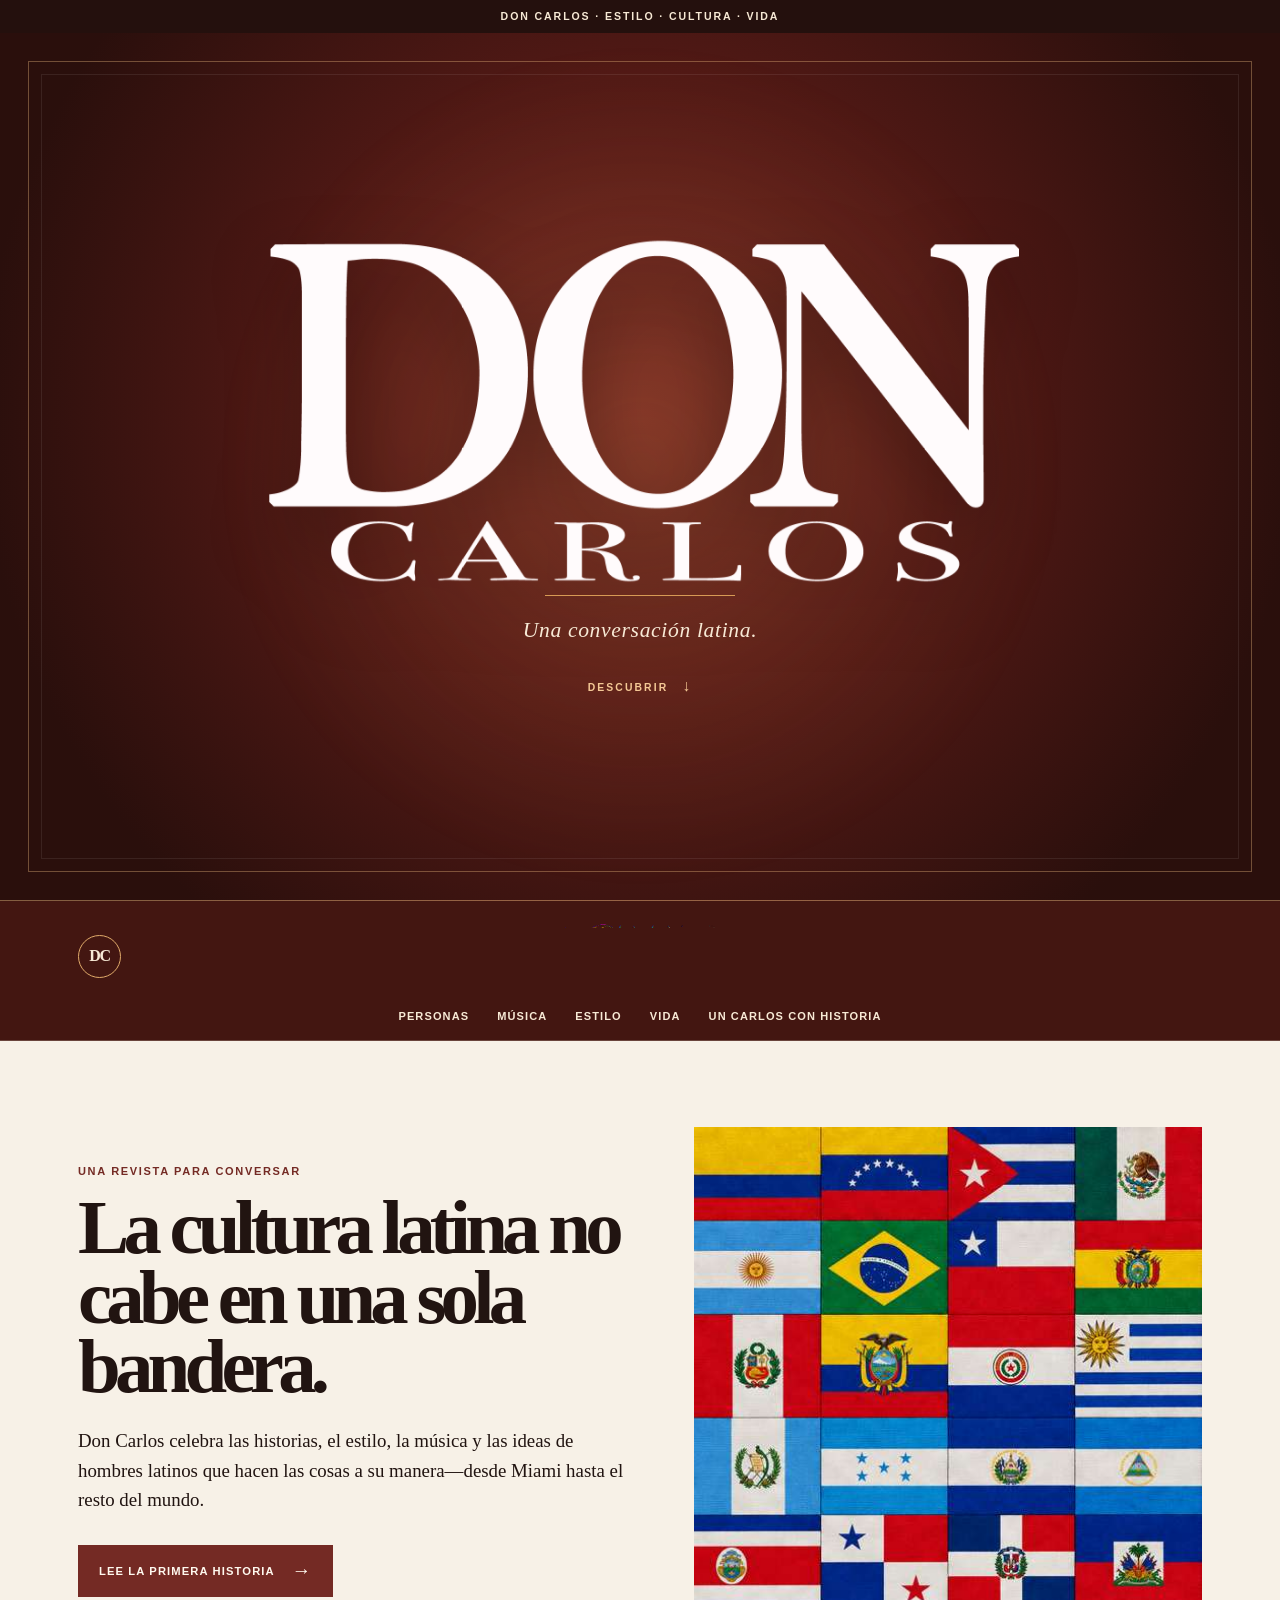
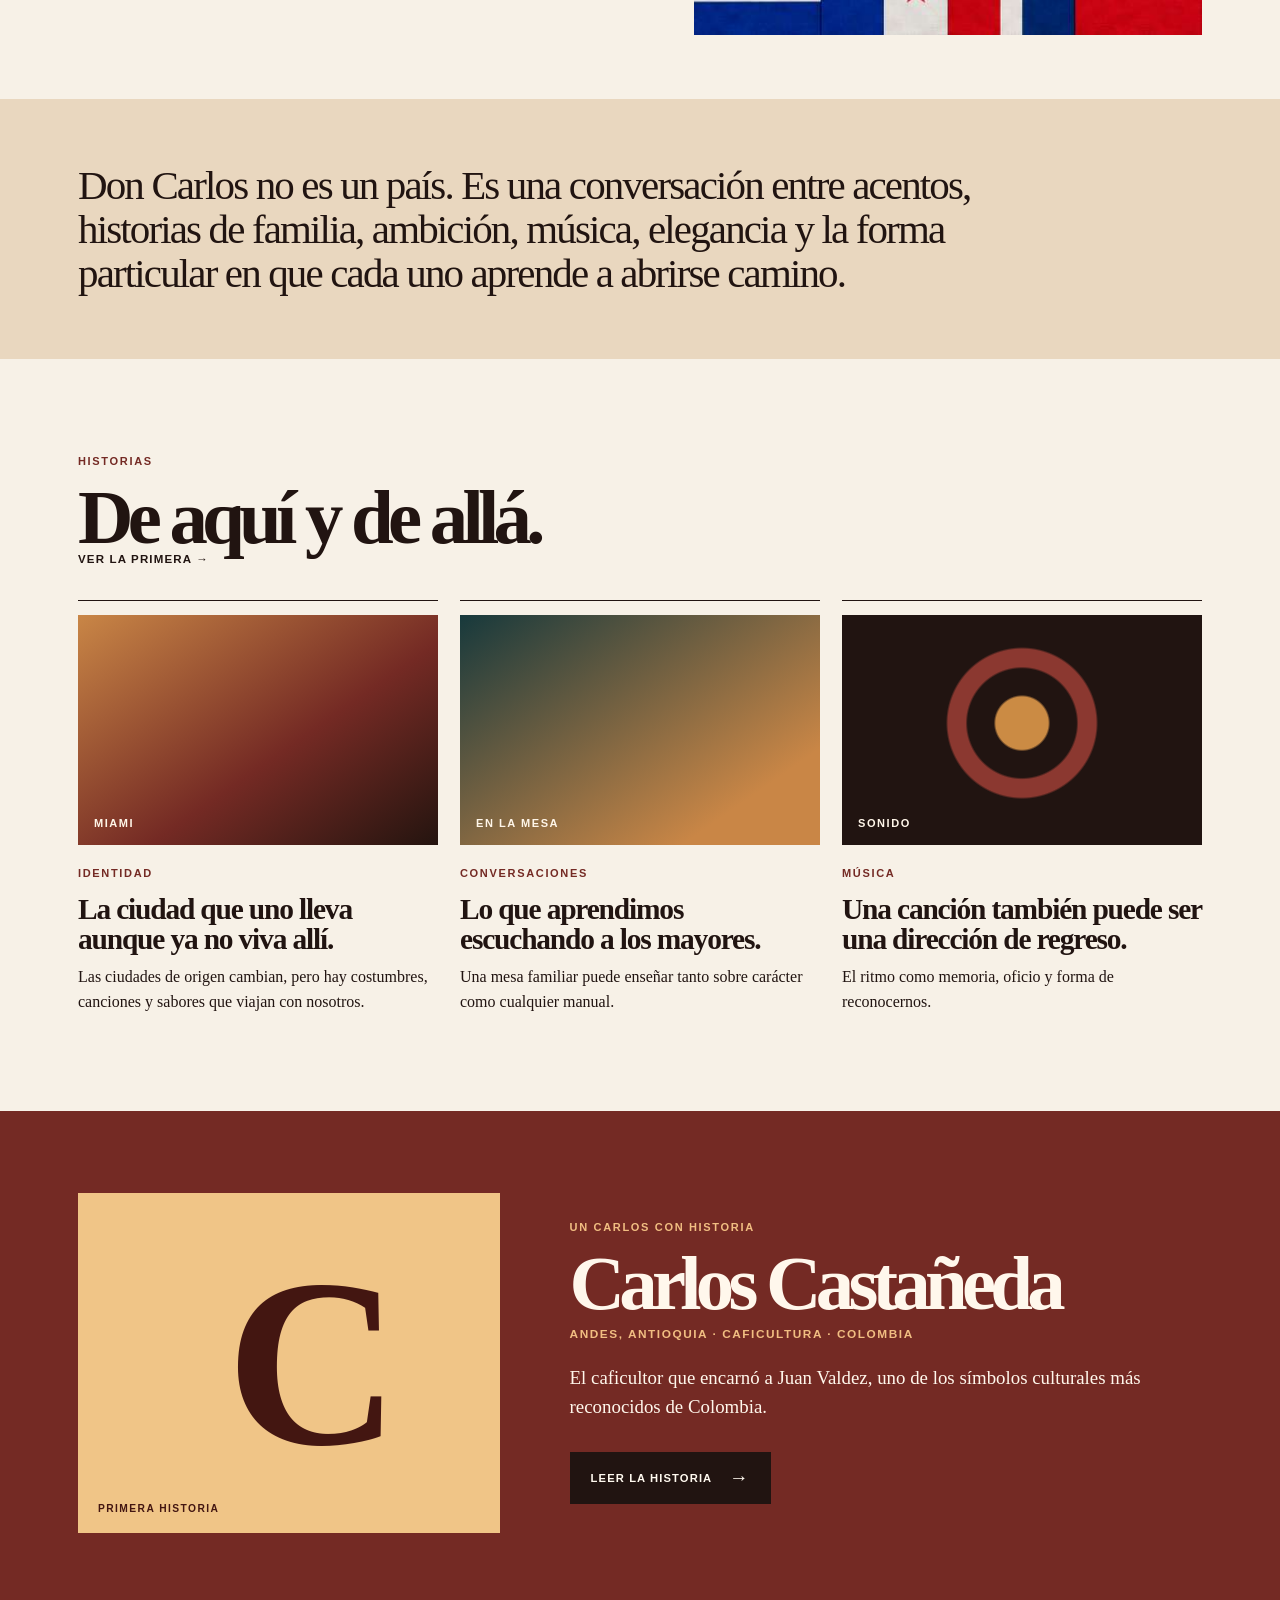
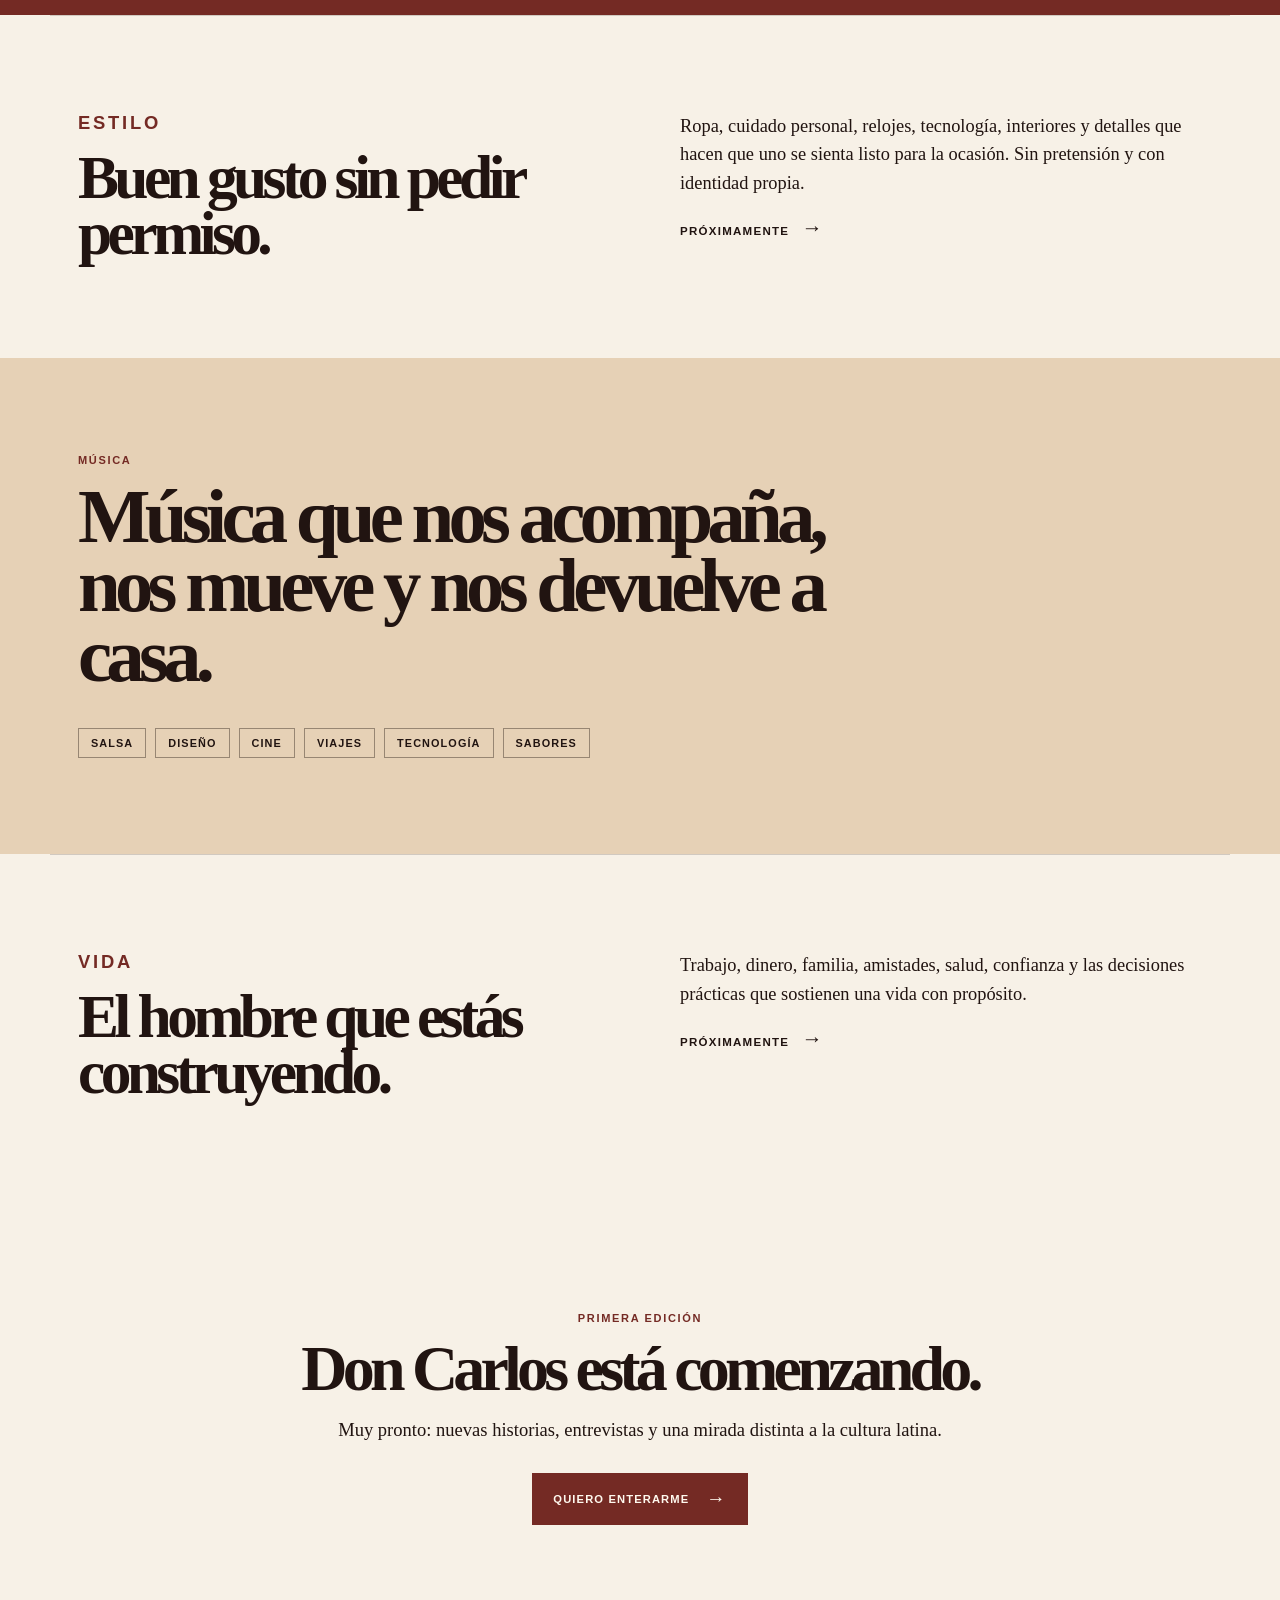
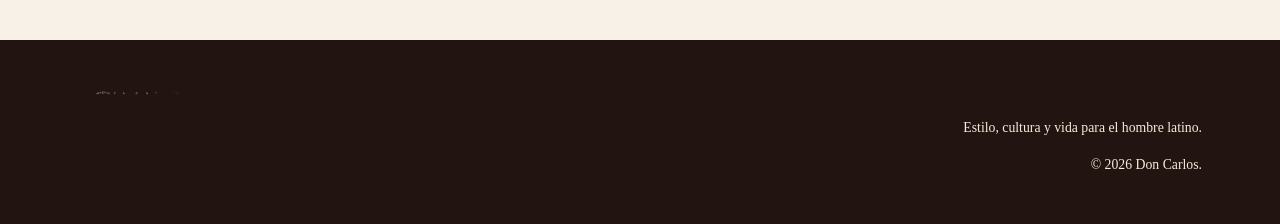
<file: index.html>
<!doctype html>
<html lang="es">
<head>
  <meta charset="utf-8">
  <meta name="viewport" content="width=device-width,initial-scale=1">
  <meta name="description" content="Don Carlos: estilo, cultura y vida para el hombre latino. Historias, música, lugares e ideas desde una mirada panlatina.">
  <meta name="theme-color" content="#24140f">
  <link rel="canonical" href="https://doncarlos.co/">
  <link rel="stylesheet" href="styles.css?v=20261010a">
  <title>Don Carlos | Estilo, cultura y vida para el hombre latino</title>
</head>
<body>
  <div class="topline">DON CARLOS · ESTILO · CULTURA · VIDA</div>
  <section class="opening" aria-labelledby="site-title">
    <div class="opening-glow" aria-hidden="true"></div>
    <div class="opening-inner">
      <h1 id="site-title" class="opening-title">
        <span class="visually-hidden">Don Carlos</span>
        <img class="opening-logo" src="assets/images/doncarlos-hero-logo.png" alt="" width="1800" height="902" fetchpriority="high" decoding="async">
      </h1>
      <span class="opening-rule" aria-hidden="true"></span>
      <p class="opening-subtitle">Una conversación latina.</p>
      <a class="opening-scroll" href="#portada">Descubrir <span aria-hidden="true">↓</span></a>
    </div>
  </section>
  <header class="masthead">
    <a class="monogram" href="./" aria-label="Inicio Don Carlos">DC</a>
    <a class="wordmark" href="./" aria-label="Don Carlos, inicio"><img src="assets/don-carlos-logo-official.png" alt="Don Carlos" width="450" height="226" decoding="async"></a>
    <button class="menu-button" type="button" aria-label="Abrir navegación" aria-expanded="false">MENÚ</button>
    <nav class="nav" aria-label="Navegación principal">
      <a href="#historias">Personas</a>
      <a href="#musica">Música</a>
      <a href="#estilo">Estilo</a>
      <a href="#vida">Vida</a>
      <a href="historia/carlos-castaneda/">Un Carlos con Historia</a>
    </nav>
  </header>

  <main id="portada">
    <section class="hero">
      <div class="hero-copy">
        <p class="kicker">Una revista para conversar</p>
        <h1>La cultura latina no cabe en una sola bandera.</h1>
        <p class="intro">Don Carlos celebra las historias, el estilo, la música y las ideas de hombres latinos que hacen las cosas a su manera—desde Miami hasta el resto del mundo.</p>
        <a class="button" href="historia/carlos-castaneda/">Lee la primera historia <span>→</span></a>
      </div>
      <div class="hero-art">
        <img class="flags-mosaic" src="assets/images/latin-american-flags-mosaic.jpg" alt="Mosaico de banderas de América Latina, con Colombia al inicio" width="500" height="500" decoding="async" loading="eager">
      </div>
    </section>

    <section class="manifesto">
      <p>Don Carlos no es un país. Es una conversación entre acentos, historias de familia, ambición, música, elegancia y la forma particular en que cada uno aprende a abrirse camino.</p>
    </section>

    <section class="section" id="historias">
      <div class="section-heading"><p class="kicker">Historias</p><h2>De aquí y de allá.</h2><a href="historia/carlos-castaneda/">Ver la primera <span>→</span></a></div>
      <div class="story-grid">
        <article class="feature-card">
          <div class="card-art city" aria-hidden="true"><span>MIAMI</span></div>
          <p class="eyebrow">Identidad</p>
          <h3>La ciudad que uno lleva aunque ya no viva allí.</h3>
          <p>Las ciudades de origen cambian, pero hay costumbres, canciones y sabores que viajan con nosotros.</p>
        </article>
        <article class="feature-card">
          <div class="card-art table" aria-hidden="true"><span>EN LA MESA</span></div>
          <p class="eyebrow">Conversaciones</p>
          <h3>Lo que aprendimos escuchando a los mayores.</h3>
          <p>Una mesa familiar puede enseñar tanto sobre carácter como cualquier manual.</p>
        </article>
        <article class="feature-card">
          <div class="card-art record" aria-hidden="true"><span>SONIDO</span></div>
          <p class="eyebrow">Música</p>
          <h3>Una canción también puede ser una dirección de regreso.</h3>
          <p>El ritmo como memoria, oficio y forma de reconocernos.</p>
        </article>
      </div>
    </section>

    <section class="carlos-month" id="carlos">
      <div class="portrait-placeholder" aria-hidden="true"><span>C</span><small>PRIMERA HISTORIA</small></div>
      <div>
        <p class="kicker">Un Carlos con Historia</p>
        <h2>Carlos Castañeda</h2>
        <p class="role">Andes, Antioquia · Caficultura · Colombia</p>
        <p class="intro">El caficultor que encarnó a Juan Valdez, uno de los símbolos culturales más reconocidos de Colombia.</p>
        <a class="button dark" href="historia/carlos-castaneda/">Leer la historia <span>→</span></a>
      </div>
    </section>

    <section class="section split" id="estilo">
      <div><p class="kicker">Estilo</p><h2>Buen gusto sin pedir permiso.</h2></div>
      <div><p>Ropa, cuidado personal, relojes, tecnología, interiores y detalles que hacen que uno se sienta listo para la ocasión. Sin pretensión y con identidad propia.</p><a class="text-link" href="#contacto">Próximamente <span>→</span></a></div>
    </section>

    <section class="section culture" id="musica">
      <p class="kicker">Música</p>
      <h2>Música que nos acompaña, nos mueve y nos devuelve a casa.</h2>
      <div class="pill-row"><span>Salsa</span><span>Diseño</span><span>Cine</span><span>Viajes</span><span>Tecnología</span><span>Sabores</span></div>
    </section>

    <section class="section split" id="vida">
      <div><p class="kicker">Vida</p><h2>El hombre que estás construyendo.</h2></div>
      <div><p>Trabajo, dinero, familia, amistades, salud, confianza y las decisiones prácticas que sostienen una vida con propósito.</p><a class="text-link" href="#contacto">Próximamente <span>→</span></a></div>
    </section>

    <section class="newsletter" id="contacto">
      <p class="kicker">Primera edición</p>
      <h2>Don Carlos está comenzando.</h2>
      <p>Muy pronto: nuevas historias, entrevistas y una mirada distinta a la cultura latina.</p>
      <a class="button" href="mailto:editor@doncarlos.co?subject=Quiero%20recibir%20noticias%20de%20Don%20Carlos">Quiero enterarme <span>→</span></a>
    </section>
  </main>

  <footer>
    <a class="wordmark small" href="./" aria-label="Don Carlos, inicio"><img src="assets/don-carlos-logo-official.png" alt="Don Carlos"></a>
    <p>Estilo, cultura y vida para el hombre latino.</p>
    <p>© <span id="year"></span> Don Carlos.</p>
  </footer>
  <script>
    document.getElementById('year').textContent=new Date().getFullYear();
    const button=document.querySelector('.menu-button'),nav=document.querySelector('.nav');
    button.addEventListener('click',()=>{const open=nav.classList.toggle('open');button.setAttribute('aria-expanded',open);});
  </script>
</body>
</html>
</file>
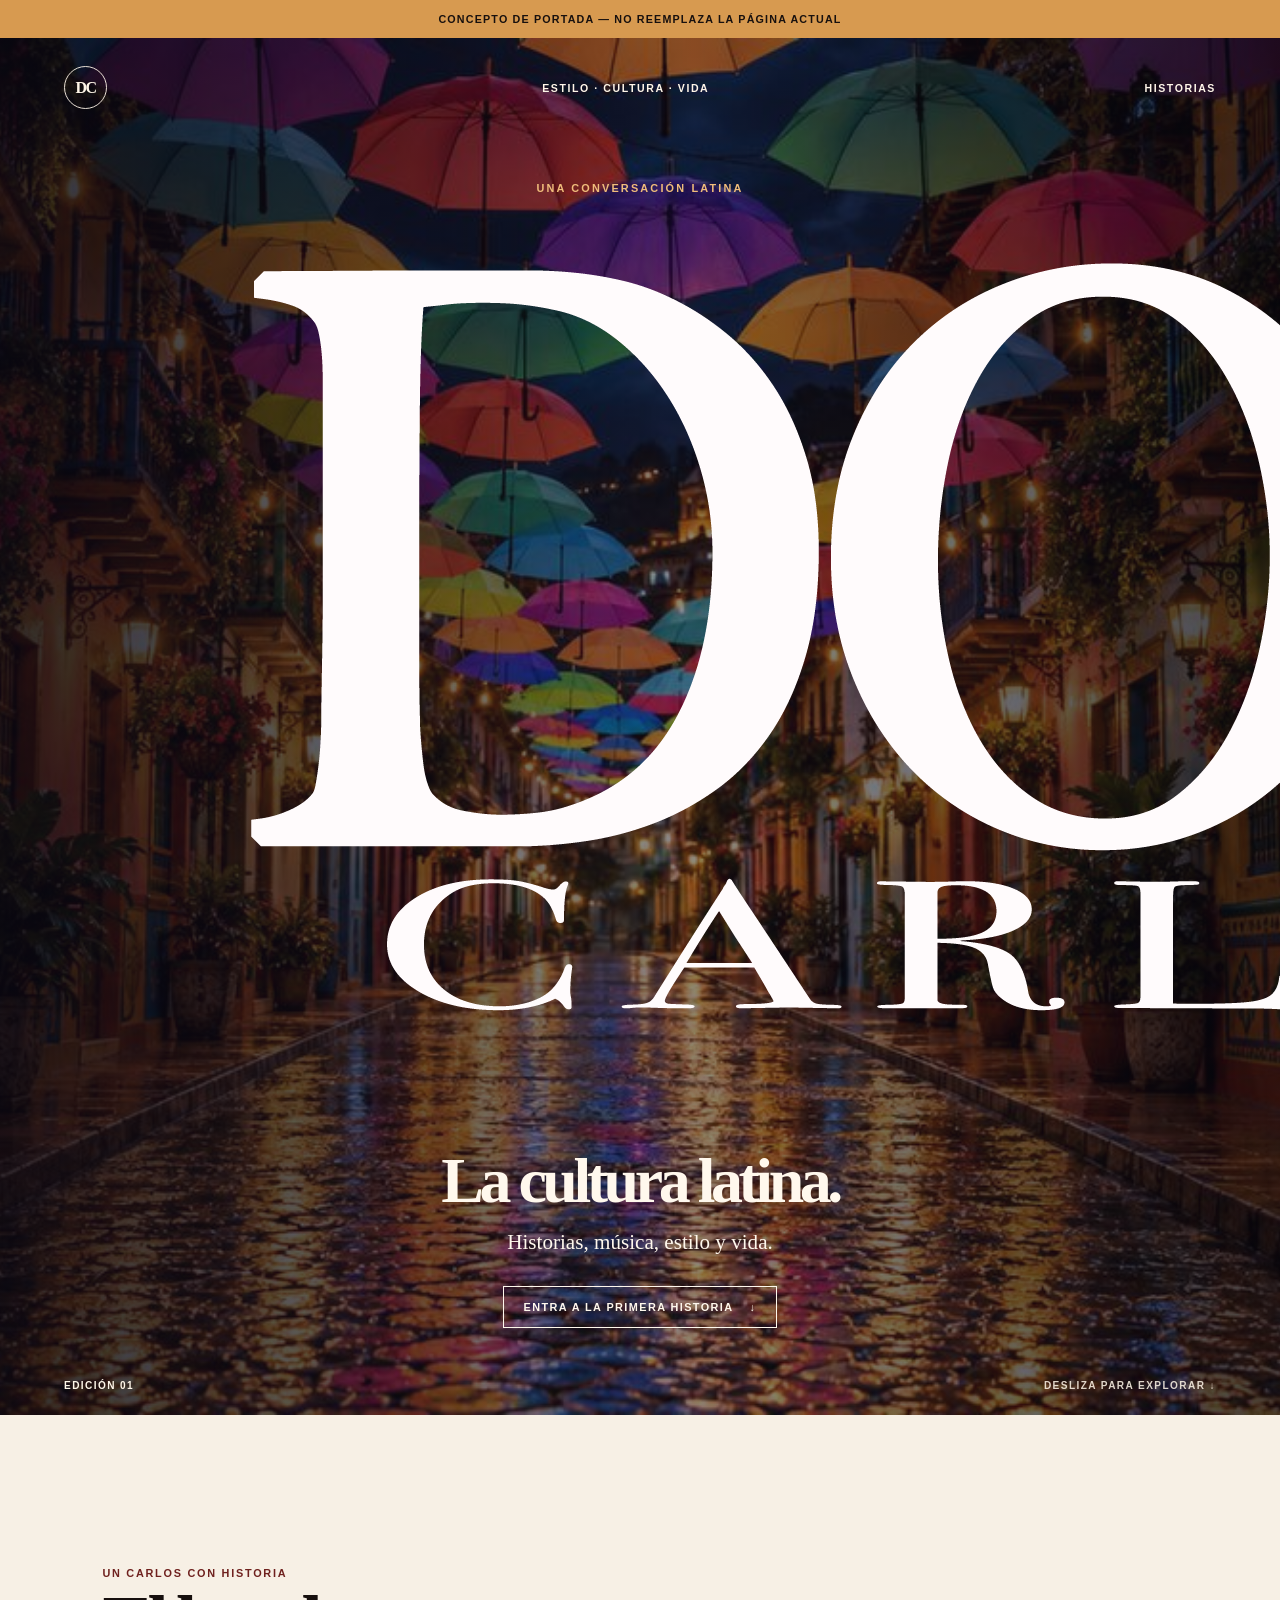
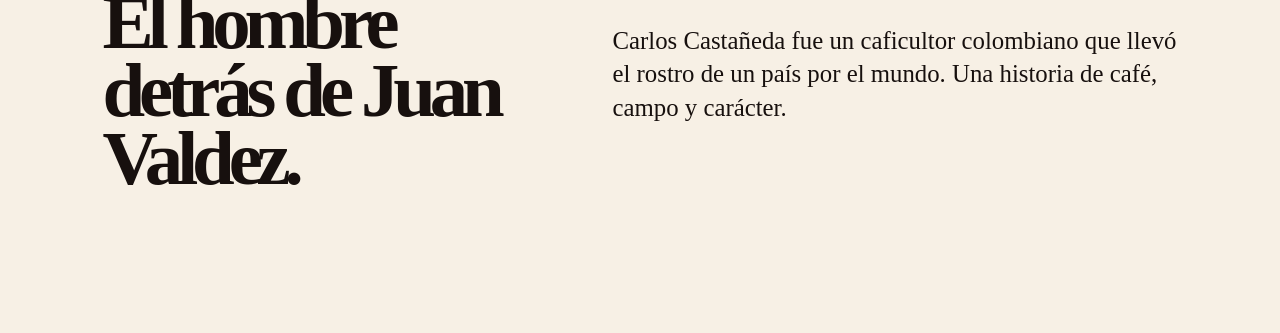
<file: concepto/index.html>
<!doctype html>
<html lang="es">
<head>
  <meta charset="utf-8">
  <meta name="viewport" content="width=device-width,initial-scale=1">
  <meta name="robots" content="noindex">
  <title>Don Carlos — Concepto de portada</title>
  <style>
    :root{--ink:#17100e;--wine:#6f211e;--cream:#f7f0e5;--gold:#d79a50}
    *{box-sizing:border-box} html{scroll-behavior:smooth}
    body{margin:0;background:var(--cream);color:var(--ink);font-family:Georgia,"Times New Roman",serif}
    .cover{min-height:100svh;position:relative;isolation:isolate;display:grid;grid-template-rows:auto 1fr auto;overflow:hidden;background:#26130f}.cover-image{position:absolute;inset:0;width:100%;height:100%;object-fit:cover;z-index:0}
    .cover:before{display:none}
    .cover:after{content:"";position:absolute;inset:0;z-index:1;background:linear-gradient(90deg,rgba(10,8,18,.84),rgba(20,15,27,.48) 54%,rgba(8,7,15,.74))}
    .cover-header{position:relative;z-index:2;display:flex;justify-content:space-between;align-items:center;padding:28px clamp(22px,5vw,72px);color:#fff6e9;font:700 .66rem Arial,sans-serif;letter-spacing:.15em;text-transform:uppercase}
    .cover-header a{color:inherit;text-decoration:none}.dc{width:43px;height:43px;border:1px solid rgba(255,246,233,.9);border-radius:50%;display:grid;place-items:center;font-family:Georgia,serif;font-size:1rem;letter-spacing:-.1em}
    .cover-main{position:relative;z-index:2;display:grid;place-items:center;padding:45px 22px 28px;text-align:center;color:#fff8ed}
    .cover-copy{max-width:950px;animation:rise .8s ease both}
    .edition{margin:0 0 15px;color:#f0bd7b;font:700 .68rem Arial,sans-serif;letter-spacing:.2em;text-transform:uppercase}
    .brand{margin:0;font-size:clamp(5rem,15vw,13rem);line-height:.62;letter-spacing:-.12em;text-shadow:0 8px 30px rgba(0,0,0,.25)}
    .brand span{display:block;margin:-.08em 0 0 .09em;font:700 clamp(1.45rem,4.1vw,3.8rem)/1 Arial,sans-serif;letter-spacing:.35em}
    .cover-copy h1{font-size:clamp(2.25rem,5vw,5rem);line-height:.92;letter-spacing:-.07em;margin:37px auto 17px;max-width:800px}
    .cover-copy p:last-of-type{font-size:clamp(1.05rem,1.7vw,1.32rem);max-width:580px;margin:0 auto 28px;line-height:1.42}
    .cta{display:inline-flex;align-items:center;gap:16px;border:1px solid #fff8ed;padding:14px 20px;color:#fff8ed;text-decoration:none;font:700 .68rem Arial,sans-serif;letter-spacing:.13em;text-transform:uppercase;transition:.2s}
    .cta:hover{background:#fff8ed;color:var(--wine)}.cover-footer{position:relative;z-index:2;display:flex;justify-content:space-between;align-items:end;padding:24px clamp(22px,5vw,72px);color:#fff7e9;font:700 .63rem Arial,sans-serif;letter-spacing:.14em;text-transform:uppercase}.scroll{opacity:.85}
    .preview-note{background:var(--gold);padding:13px 22px;text-align:center;font:700 .67rem Arial,sans-serif;letter-spacing:.11em;text-transform:uppercase}
    .tease{padding:clamp(70px,11vw,150px) clamp(22px,8vw,130px);display:grid;grid-template-columns:1fr 1.25fr;gap:58px;align-items:center}
    .tease p:first-child{font:700 .68rem Arial,sans-serif;letter-spacing:.16em;text-transform:uppercase;color:var(--wine)}.tease h2{font-size:clamp(3rem,6vw,6.6rem);line-height:.88;letter-spacing:-.08em;margin:10px 0 0}.tease p:last-child{font-size:clamp(1.15rem,2vw,1.55rem);line-height:1.35;margin:0}
    @keyframes rise{from{opacity:0;transform:translateY(18px)}to{opacity:1;transform:translateY(0)}}
    @media(max-width:700px){.cover-header{padding:21px 20px}.cover-main{padding-top:28px}.brand-logo{width:min(90vw,620px);margin-bottom:31px}.cover-copy h1{margin-top:31px}.cover-footer{padding:21px 20px;font-size:.55rem}.tease{grid-template-columns:1fr;gap:26px;padding:78px 22px}}
  </style>
</head>
<body>
  <div class="preview-note">Concepto de portada — no reemplaza la página actual</div>
  <main class="cover">
    <img class="cover-image" src="../assets/images/guatape-night-hero.jpg?v=3" alt="">
    <header class="cover-header">
      <a class="dc" href="../" aria-label="Volver a Don Carlos">DC</a>
      <span>Estilo · Cultura · Vida</span>
      <a href="../historia/carlos-castaneda/">Historias</a>
    </header>
    <section class="cover-main">
      <div class="cover-copy">
        <p class="edition">Una conversación latina</p>
        <img class="brand-logo" src="../assets/images/doncarlos-hero-logo.png?v=1" alt="Don Carlos">
        <h1>La cultura latina.</h1>
        <p>Historias, música, estilo y vida.</p>
        <a class="cta" href="../historia/carlos-castaneda/">Entra a la primera historia <b>↓</b></a>
      </div>
    </section>
    <footer class="cover-footer"><span>Edición 01</span><span class="scroll">Desliza para explorar ↓</span></footer>
  </main>
  <section class="tease">
    <div><p>Un Carlos con Historia</p><h2>El hombre detrás de Juan Valdez.</h2></div>
    <p>Carlos Castañeda fue un caficultor colombiano que llevó el rostro de un país por el mundo. Una historia de café, campo y carácter.</p>
  </section>
</body>
</html>
</file>
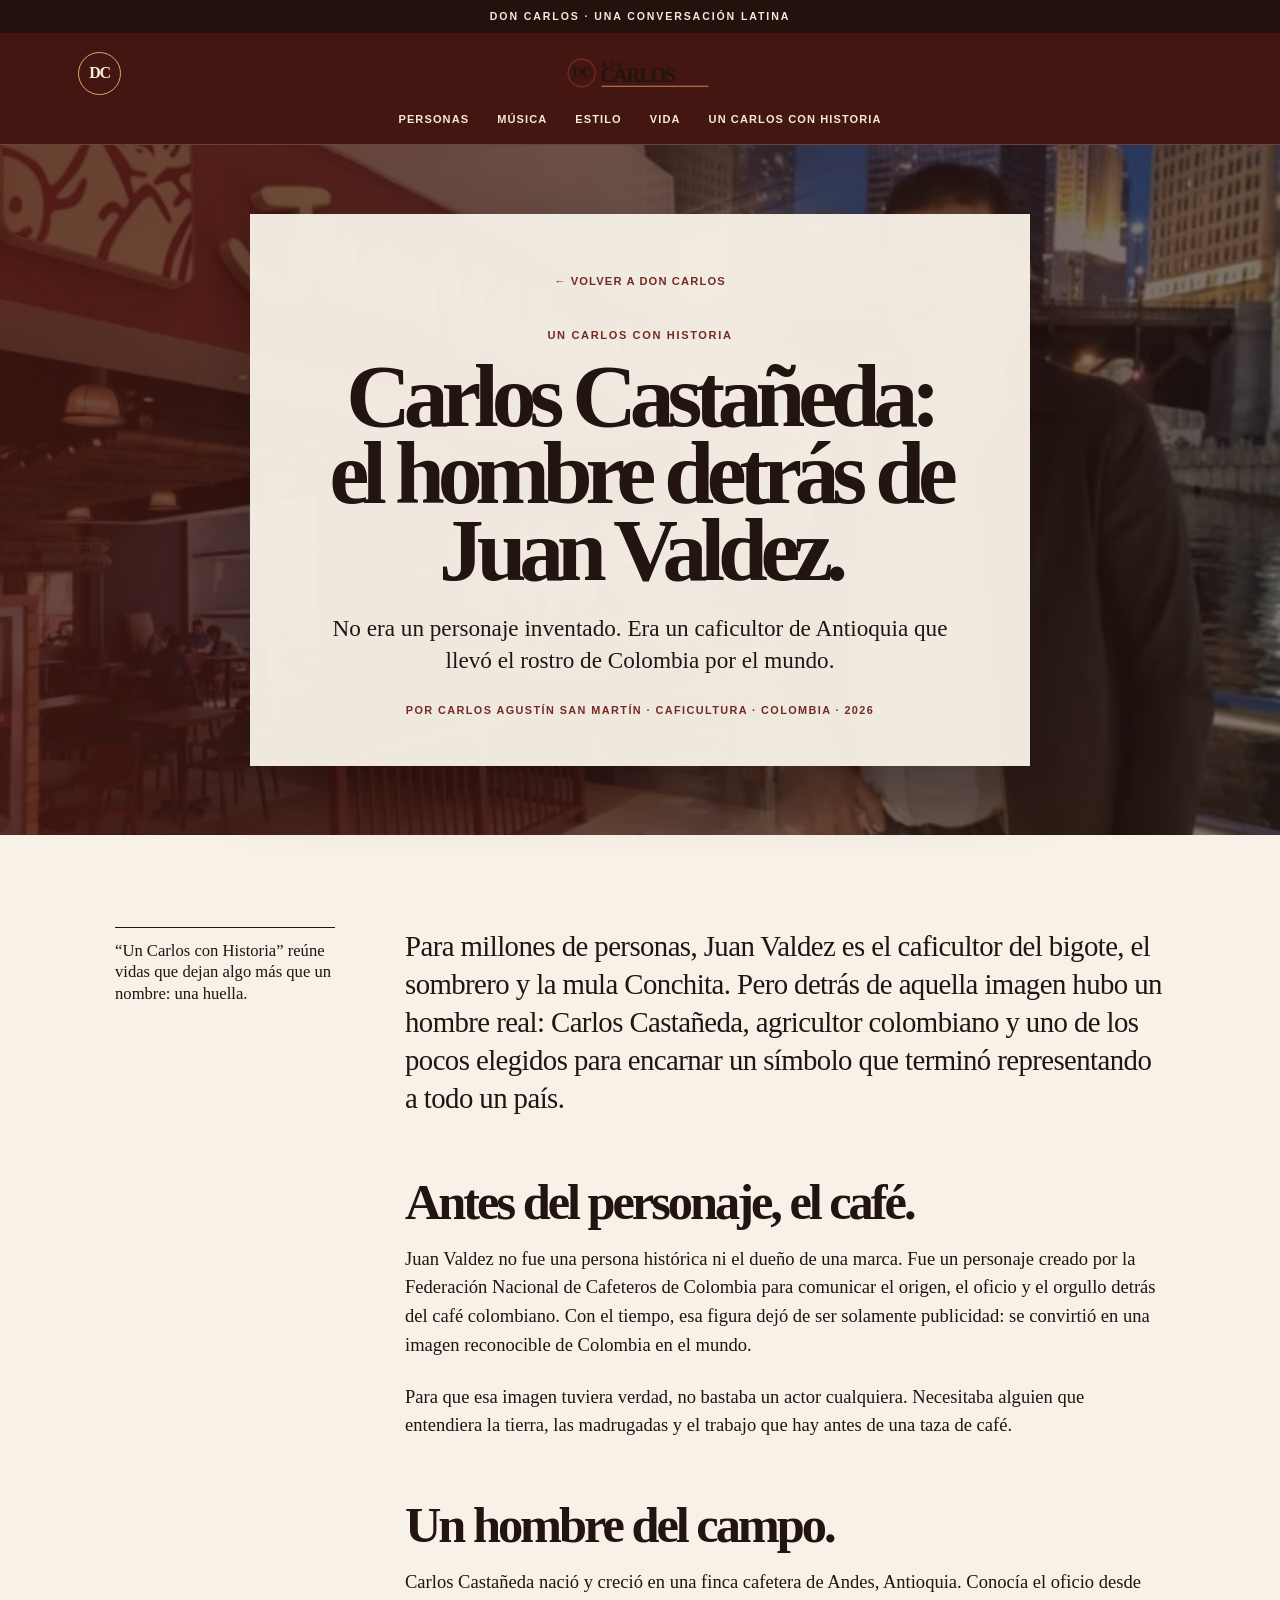
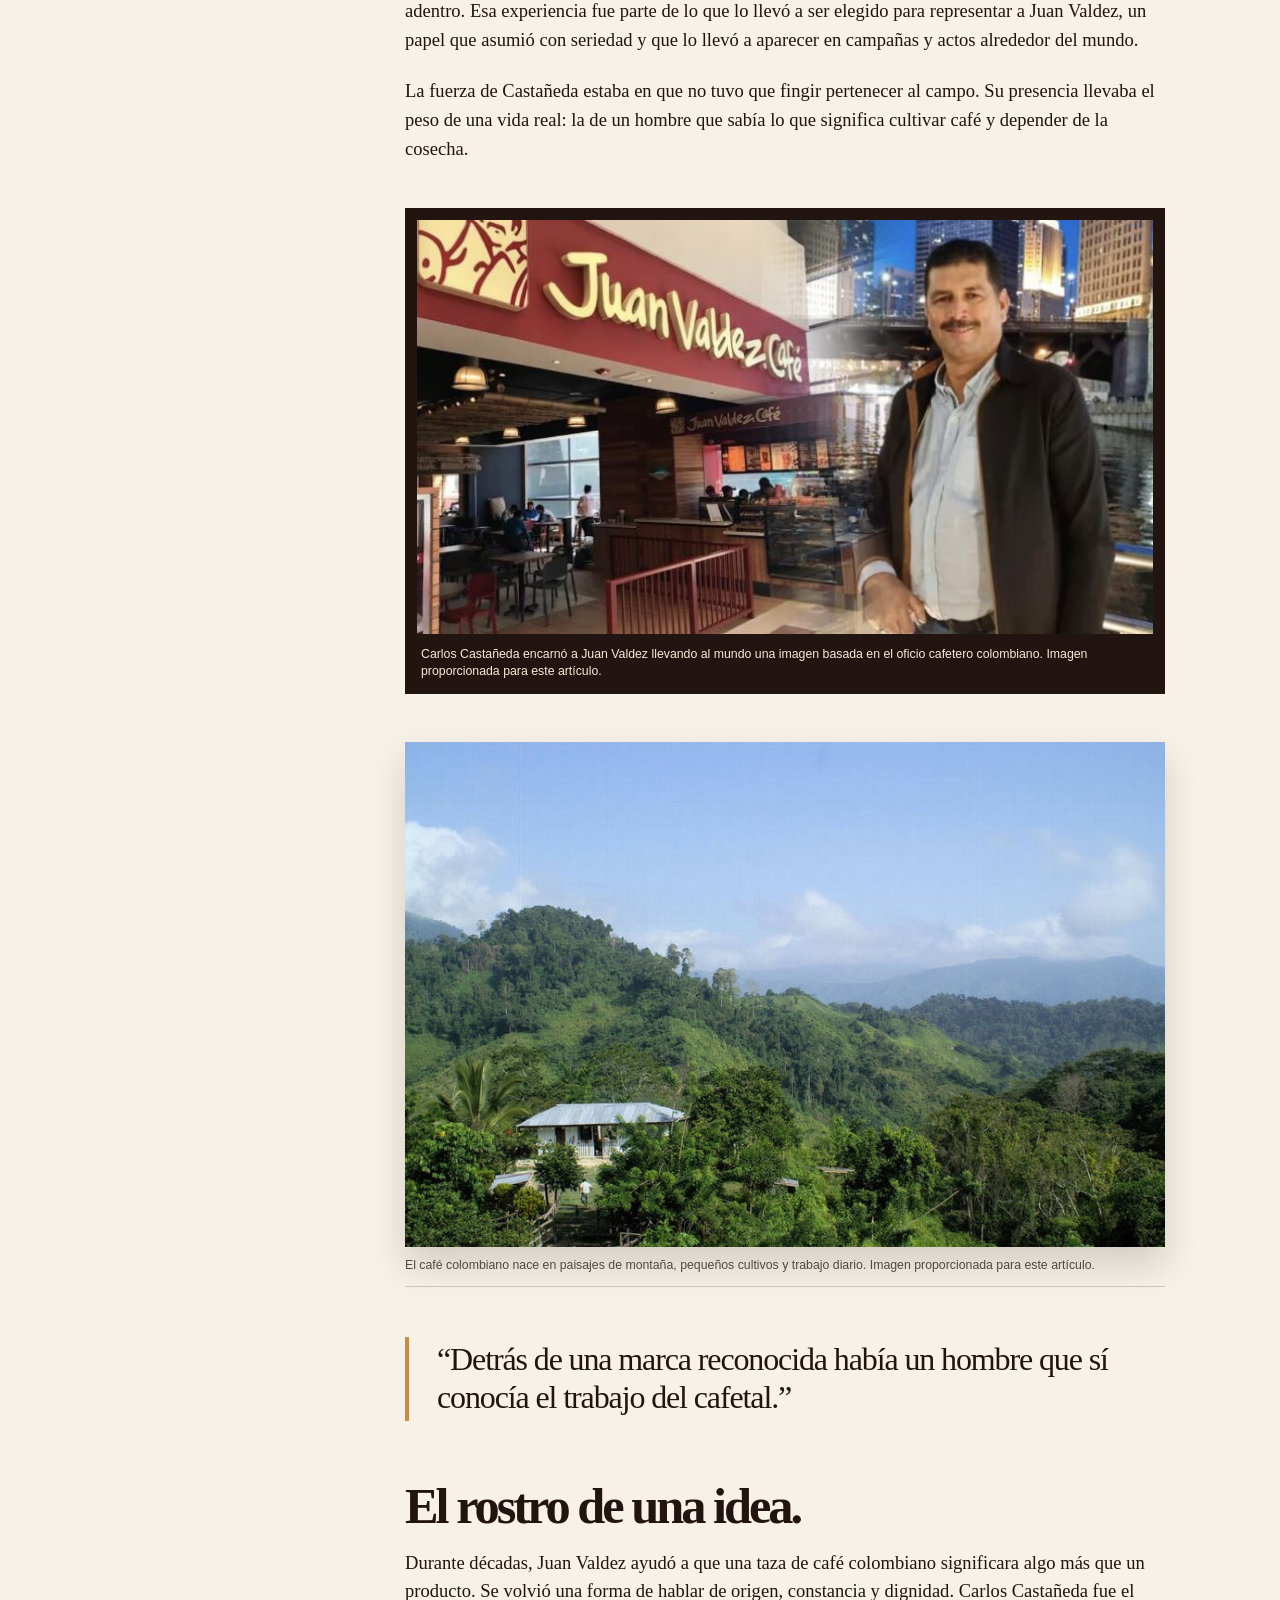
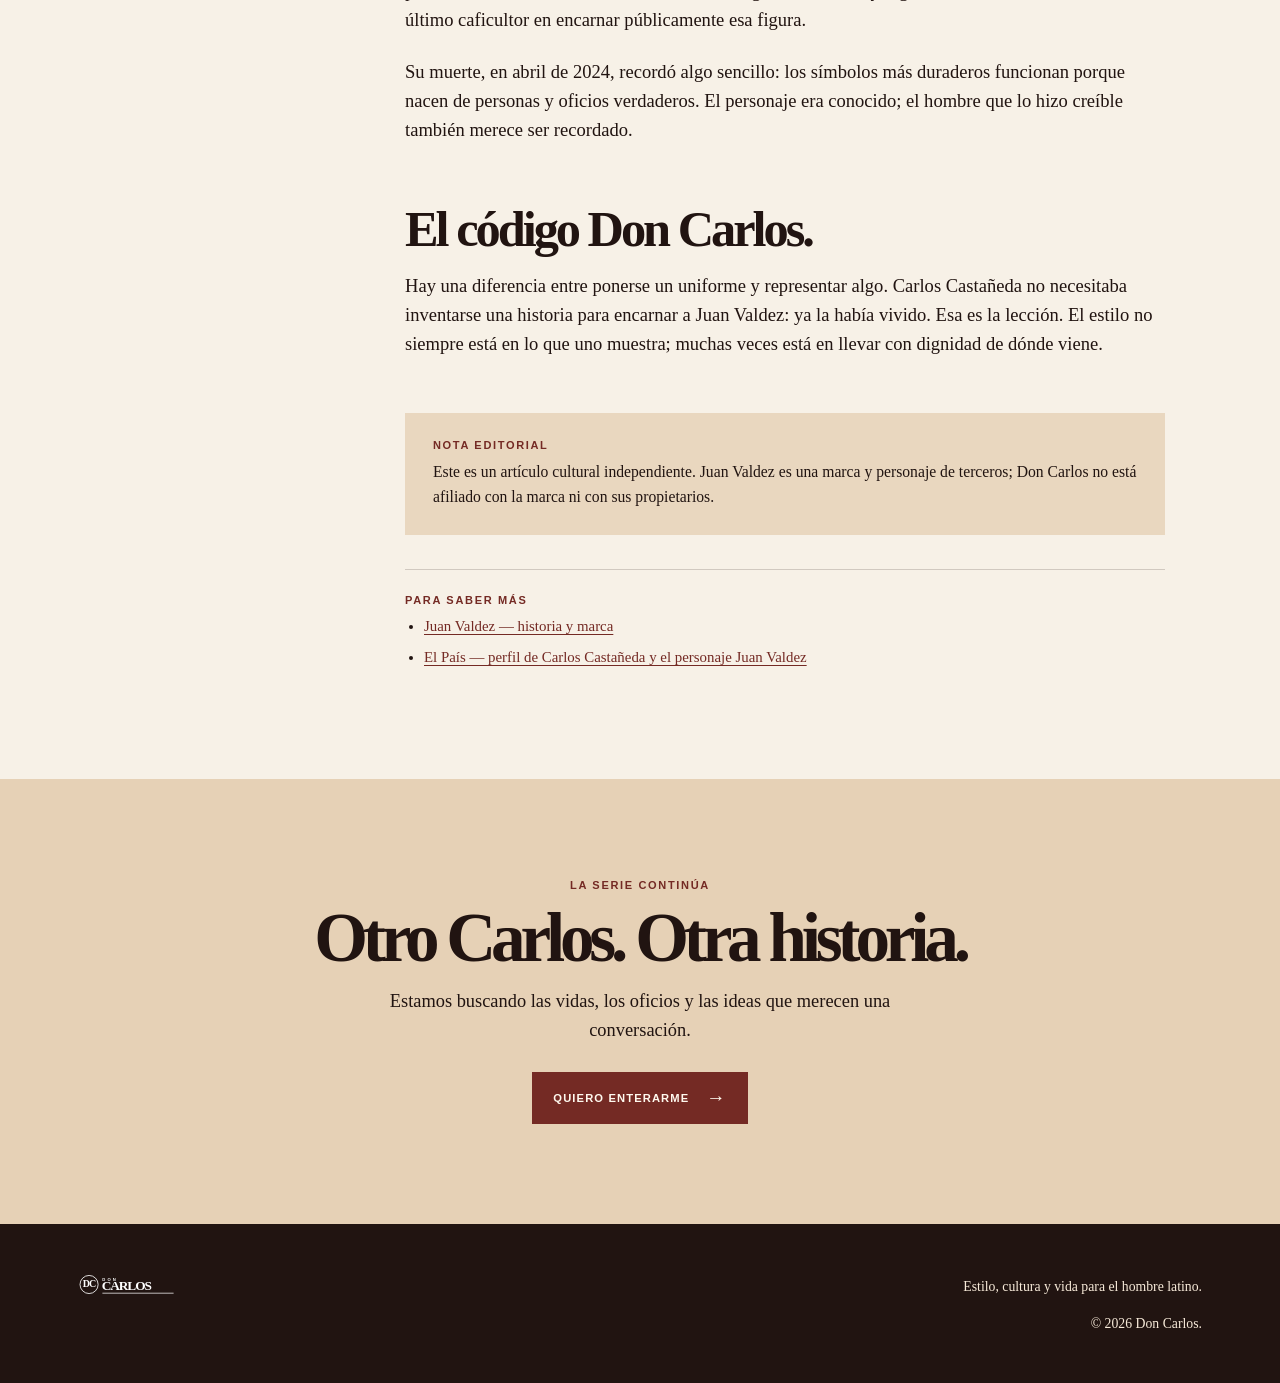
<file: historia/carlos-castaneda/index.html>
<!doctype html>
<html lang="es">
<head>
  <meta charset="utf-8">
  <meta name="viewport" content="width=device-width,initial-scale=1">
  <meta name="description" content="Carlos Castañeda fue el caficultor colombiano que encarnó a Juan Valdez: una historia de trabajo, café y dignidad.">
  <meta name="theme-color" content="#24140f">
  <link rel="canonical" href="https://doncarlos.co/historia/carlos-castaneda/">
  <link rel="stylesheet" href="../../styles.css">
  <script type="application/ld+json">
  {
    "@context":"https://schema.org",
    "@type":"Article",
    "headline":"Carlos Castañeda: el hombre detrás de Juan Valdez",
    "description":"La historia del caficultor colombiano que encarnó a Juan Valdez.",
    "inLanguage":"es",
    "author":{"@type":"Person","name":"Carlos Agustín San Martín"},
    "publisher":{"@type":"Organization","name":"Don Carlos","url":"https://doncarlos.co/"},
    "mainEntityOfPage":"https://doncarlos.co/historia/carlos-castaneda/"
  }
  </script>
  <title>Carlos Castañeda: el hombre detrás de Juan Valdez | Don Carlos</title>
</head>
<body>
  <div class="topline">DON CARLOS · UNA CONVERSACIÓN LATINA</div>
  <header class="masthead">
    <a class="monogram" href="../../" aria-label="Inicio Don Carlos">DC</a>
    <a class="wordmark" href="../../" aria-label="Don Carlos, inicio"><img src="../../assets/don-carlos-logo.svg" alt="Don Carlos"></a>
    <button class="menu-button" type="button" aria-label="Abrir navegación" aria-expanded="false">MENÚ</button>
    <nav class="nav" aria-label="Navegación principal">
      <a href="../../#historias">Personas</a>
      <a href="../../#musica">Música</a>
      <a href="../../#estilo">Estilo</a>
      <a href="../../#vida">Vida</a>
      <a href="./">Un Carlos con Historia</a>
    </nav>
  </header>

  <main>
    <article>
      <header class="article-hero">
        <div class="article-hero-copy">
          <a class="back-link" href="../../">← Volver a Don Carlos</a>
          <p class="kicker light">Un Carlos con Historia</p>
          <h1>Carlos Castañeda:<br>el hombre detrás de Juan Valdez.</h1>
          <p class="article-dek">No era un personaje inventado. Era un caficultor de Antioquia que llevó el rostro de Colombia por el mundo.</p>
          <p class="article-meta">POR CARLOS AGUSTÍN SAN MARTÍN · CAFICULTURA · COLOMBIA · 2026</p>
        </div>
        <div class="article-mark" aria-hidden="true">
          <span>C</span>
          <small>CAFÉ · CAMPO · CARÁCTER</small>
        </div>
      </header>

      <div class="article-layout">
        <aside class="article-aside">
          <p>“Un Carlos con Historia” reúne vidas que dejan algo más que un nombre: una huella.</p>
        </aside>

        <div class="article-body">
          <p class="lead">Para millones de personas, Juan Valdez es el caficultor del bigote, el sombrero y la mula Conchita. Pero detrás de aquella imagen hubo un hombre real: Carlos Castañeda, agricultor colombiano y uno de los pocos elegidos para encarnar un símbolo que terminó representando a todo un país.</p>

          <h2>Antes del personaje, el café.</h2>
          <p>Juan Valdez no fue una persona histórica ni el dueño de una marca. Fue un personaje creado por la Federación Nacional de Cafeteros de Colombia para comunicar el origen, el oficio y el orgullo detrás del café colombiano. Con el tiempo, esa figura dejó de ser solamente publicidad: se convirtió en una imagen reconocible de Colombia en el mundo.</p>
          <p>Para que esa imagen tuviera verdad, no bastaba un actor cualquiera. Necesitaba alguien que entendiera la tierra, las madrugadas y el trabajo que hay antes de una taza de café.</p>

          <h2>Un hombre del campo.</h2>
          <p>Carlos Castañeda nació y creció en una finca cafetera de Andes, Antioquia. Conocía el oficio desde adentro. Esa experiencia fue parte de lo que lo llevó a ser elegido para representar a Juan Valdez, un papel que asumió con seriedad y que lo llevó a aparecer en campañas y actos alrededor del mundo.</p>
          <p>La fuerza de Castañeda estaba en que no tuvo que fingir pertenecer al campo. Su presencia llevaba el peso de una vida real: la de un hombre que sabía lo que significa cultivar café y depender de la cosecha.</p>

          <figure class="person-photo">
            <img src="../../assets/images/carlos-castaneda-juan-valdez.jpg" alt="Carlos Castañeda frente a un café Juan Valdez">
            <figcaption>Carlos Castañeda encarnó a Juan Valdez llevando al mundo una imagen basada en el oficio cafetero colombiano. Imagen proporcionada para este artículo.</figcaption>
          </figure>

          <figure class="farm-photo">
            <img src="../../assets/images/coffee-farm-editorial.jpg" alt="Paisaje montañoso de una finca cafetera">
            <figcaption>El café colombiano nace en paisajes de montaña, pequeños cultivos y trabajo diario. Imagen proporcionada para este artículo.</figcaption>
          </figure>

          <blockquote>“Detrás de una marca reconocida había un hombre que sí conocía el trabajo del cafetal.”</blockquote>

          <h2>El rostro de una idea.</h2>
          <p>Durante décadas, Juan Valdez ayudó a que una taza de café colombiano significara algo más que un producto. Se volvió una forma de hablar de origen, constancia y dignidad. Carlos Castañeda fue el último caficultor en encarnar públicamente esa figura.</p>
          <p>Su muerte, en abril de 2024, recordó algo sencillo: los símbolos más duraderos funcionan porque nacen de personas y oficios verdaderos. El personaje era conocido; el hombre que lo hizo creíble también merece ser recordado.</p>

          <h2>El código Don Carlos.</h2>
          <p>Hay una diferencia entre ponerse un uniforme y representar algo. Carlos Castañeda no necesitaba inventarse una historia para encarnar a Juan Valdez: ya la había vivido. Esa es la lección. El estilo no siempre está en lo que uno muestra; muchas veces está en llevar con dignidad de dónde viene.</p>

          <section class="article-note">
            <p class="kicker">Nota editorial</p>
            <p>Este es un artículo cultural independiente. Juan Valdez es una marca y personaje de terceros; Don Carlos no está afiliado con la marca ni con sus propietarios.</p>
          </section>

          <section class="sources">
            <p class="kicker">Para saber más</p>
            <ul>
              <li><a href="https://juanvaldez.com/" target="_blank" rel="noopener noreferrer">Juan Valdez — historia y marca</a></li>
              <li><a href="https://elpais.com/america-colombia/2025-05-16/juan-valdez-el-iconico-cafetero-del-bigote-poblado-ya-no-tiene-quien-lo-encarne-en-colombia.html" target="_blank" rel="noopener noreferrer">El País — perfil de Carlos Castañeda y el personaje Juan Valdez</a></li>
            </ul>
          </section>
        </div>
      </div>

      <section class="next-story">
        <p class="kicker">La serie continúa</p>
        <h2>Otro Carlos. Otra historia.</h2>
        <p>Estamos buscando las vidas, los oficios y las ideas que merecen una conversación.</p>
        <a class="button" href="../../#contacto">Quiero enterarme <span>→</span></a>
      </section>
    </article>
  </main>

  <footer>
    <a class="wordmark small" href="../../" aria-label="Don Carlos, inicio"><img src="../../assets/don-carlos-logo.svg" alt="Don Carlos"></a>
    <p>Estilo, cultura y vida para el hombre latino.</p>
    <p>© <span id="year"></span> Don Carlos.</p>
  </footer>
  <script>
    document.getElementById('year').textContent=new Date().getFullYear();
    const button=document.querySelector('.menu-button'),nav=document.querySelector('.nav');
    button.addEventListener('click',()=>{const open=nav.classList.toggle('open');button.setAttribute('aria-expanded',open);});
  </script>
</body>
</html>
</file>
<file: styles.css>
:root{--ink:#211411;--wine:#742a24;--wine-dark:#431611;--paper:#f7f1e7;--sand:#e9d7bf;--gold:#cb8b44;--line:rgba(33,20,17,.18);--max:1180px}*{box-sizing:border-box}html{scroll-behavior:smooth}body{margin:0;background:var(--paper);color:var(--ink);font-family:Georgia,"Times New Roman",serif;line-height:1.55}.visually-hidden{position:absolute!important;width:1px;height:1px;padding:0;margin:-1px;overflow:hidden;clip:rect(0,0,0,0);white-space:nowrap;border:0}.topline{background:#24100d;color:#f7e9d5;text-align:center;font:700 .66rem/1.2 Arial,sans-serif;letter-spacing:.18em;padding:10px 16px}.opening{min-height:calc(100svh - 32px);display:grid;place-items:center;position:relative;overflow:hidden;padding:54px 28px 48px;background:radial-gradient(circle at 50% 44%,#7a2b24 0,#551a16 38%,#2a0f0c 82%);color:#fffaf4;border-bottom:1px solid rgba(241,190,130,.45)}.opening::before,.opening::after{content:"";position:absolute;inset:28px;border:1px solid rgba(241,190,130,.36);pointer-events:none}.opening::after{inset:41px;border-color:rgba(255,250,244,.08)}.opening-glow{position:absolute;width:min(72vw,880px);aspect-ratio:1;border-radius:50%;background:radial-gradient(circle,rgba(203,139,68,.17),rgba(203,139,68,0) 68%);filter:blur(2px)}.opening-inner{width:min(940px,100%);position:relative;z-index:1;text-align:center;display:flex;flex-direction:column;align-items:center}.opening-overline{margin:0;font:700 .67rem/1.2 Arial,sans-serif;letter-spacing:.32em;text-transform:uppercase;color:#efc08a;opacity:0;animation:openingFade .75s ease .75s forwards}.opening-title{width:100%;margin:-28px 0 -32px;line-height:1}.opening-logo{display:block;width:min(820px,88vw);height:auto;margin:auto;opacity:0;transform:translateY(24px) scale(.72);filter:drop-shadow(0 28px 35px rgba(0,0,0,.28));animation:logoPop 1.35s cubic-bezier(.16,.88,.22,1.18) .12s forwards}.opening-rule{width:min(190px,38vw);height:1px;background:#d79a55;transform:scaleX(0);animation:ruleGrow .65s ease 1.05s forwards}.opening-subtitle{margin:18px 0 0;font-size:clamp(1.05rem,1.7vw,1.35rem);font-style:italic;letter-spacing:.03em;color:#f7e9d5;opacity:0;transform:translateY(8px);animation:openingFade .7s ease 1.22s forwards}.opening-scroll{margin-top:31px;color:#f4c895;text-decoration:none;font:700 .65rem/1 Arial,sans-serif;letter-spacing:.2em;text-transform:uppercase;opacity:0;animation:openingFade .7s ease 1.45s forwards}.opening-scroll span{display:inline-block;margin-left:9px;font-size:1rem;animation:scrollCue 1.4s ease-in-out 2.1s infinite}.opening-scroll:hover{color:#fffaf4}.masthead{width:100%;margin:auto;min-height:112px;padding:18px max(28px,calc((100vw - var(--max))/2 + 28px));display:grid;grid-template-columns:1fr auto 1fr;align-items:center;border-bottom:1px solid rgba(247,233,213,.22);position:relative;background:var(--wine-dark);color:#f7e9d5}.monogram{justify-self:start;width:43px;height:43px;display:grid;place-items:center;border:1px solid #e0aa6a;border-radius:50%;color:#f7e9d5;font-weight:700;text-decoration:none;letter-spacing:-.08em}.wordmark{font-size:clamp(2.2rem,5vw,4.5rem);font-weight:700;letter-spacing:-.095em;line-height:.8;text-decoration:none;color:#f7e9d5}.wordmark span{display:block;font:700 .53em/1 Arial,sans-serif;letter-spacing:.22em;margin:0 0 6px .2em}.menu-button{display:none;background:transparent;border:0;font:700 .7rem Arial,sans-serif;letter-spacing:.13em;color:#f7e9d5}.nav{grid-column:1/-1;justify-self:center;display:flex;gap:28px;padding-top:16px;font:700 .69rem Arial,sans-serif;letter-spacing:.1em;text-transform:uppercase}.nav a{color:#f7e9d5;text-decoration:none}.nav a:hover{color:#efc08a}.section-heading a,.text-link{color:var(--ink);text-decoration:none}.section-heading a:hover,.text-link:hover{color:var(--wine)}main{overflow:hidden}.hero{max-width:var(--max);margin:auto;min-height:590px;padding:86px 28px 64px;display:grid;grid-template-columns:1.05fr .95fr;align-items:center;gap:55px}.kicker,.eyebrow{font:700 .69rem Arial,sans-serif;letter-spacing:.15em;text-transform:uppercase;color:var(--wine);margin:0 0 16px}.hero h1,.section h2,.carlos-month h2,.newsletter h2{font-size:clamp(3.3rem,6vw,6.4rem);line-height:.91;letter-spacing:-.075em;margin:0 0 24px}.intro{font-size:1.18rem;max-width:610px;margin:0 0 31px}.button{display:inline-flex;align-items:center;gap:17px;background:var(--wine);color:#fff9ef;text-decoration:none;padding:15px 21px;font:700 .7rem Arial,sans-serif;letter-spacing:.1em;text-transform:uppercase}.button span{font-size:1.2rem}.button:hover{background:var(--wine-dark)}.hero-art{aspect-ratio:1;height:auto;position:relative;overflow:hidden}.hero-art .flags-mosaic{display:block;width:100%;height:100%;object-fit:cover}.sun{position:absolute;width:180px;height:180px;border-radius:50%;background:var(--gold);top:53px;right:62px}.arch{position:absolute;border:2px solid #f7e8d2;border-bottom:0;width:215px;height:360px;border-radius:220px 220px 0 0;bottom:-1px}.arch-one{left:47px}.arch-two{left:168px;border-color:rgba(247,232,210,.5)}.manifesto{background:var(--sand);padding:64px max(28px,calc((100vw - var(--max))/2 + 28px));font-size:clamp(1.6rem,3.2vw,3rem);line-height:1.08;letter-spacing:-.045em}.manifesto p{max-width:920px;margin:0}.section{max-width:var(--max);margin:auto;padding:96px 28px}.section-heading{display:grid;grid-template-columns:1fr auto;align-items:end;margin-bottom:35px}.section-heading h2{grid-column:1/-1;margin:0}.section-heading a{font:700 .72rem Arial,sans-serif;letter-spacing:.1em;text-transform:uppercase}.story-grid{display:grid;grid-template-columns:repeat(3,1fr);gap:22px}.feature-card{border-top:1px solid var(--ink);padding-top:14px}.feature-card h3{font-size:clamp(1.5rem,2.3vw,2.2rem);line-height:1;letter-spacing:-.04em;margin:11px 0}.feature-card p:last-child{font-size:1rem;margin:0}.card-art{height:230px;margin:0 0 22px;display:grid;place-items:end start;padding:16px;color:#fff6e9;font:700 .69rem Arial,sans-serif;letter-spacing:.14em}.city{background:linear-gradient(145deg,#c98646,#742a24 58%,#24140f)}.table{background:linear-gradient(145deg,#17393c,#c98646 80%)}.record{background:radial-gradient(circle at 50% 47%,#cb8b44 0 12%,#211411 13% 25%,#8b3830 26% 34%,#211411 35% 100%)}.carlos-month{background:var(--wine);color:#fff7ec;padding:82px max(28px,calc((100vw - var(--max))/2 + 28px));display:grid;grid-template-columns:.8fr 1.2fr;gap:70px;align-items:center}.carlos-month .kicker{color:#f1be82}.carlos-month h2{margin-bottom:8px}.role{font:700 .74rem Arial,sans-serif;letter-spacing:.13em;text-transform:uppercase;color:#f1be82;margin:0 0 22px}.portrait-placeholder{height:340px;background:#f0c587;color:var(--wine-dark);display:grid;place-items:center;position:relative;font-size:15rem;line-height:1;font-weight:bold;letter-spacing:-.2em}.portrait-placeholder small{position:absolute;bottom:19px;left:20px;font:700 .64rem Arial,sans-serif;letter-spacing:.14em}.dark{background:var(--ink)}.dark:hover{background:#000}.split{display:grid;grid-template-columns:1fr 1fr;gap:80px;border-top:1px solid var(--line)}.split h2{font-size:clamp(2.8rem,4.8vw,4.8rem);margin:0}.split p{font-size:1.15rem;margin-top:0}.text-link{font:700 .72rem Arial,sans-serif;letter-spacing:.11em;text-transform:uppercase}.text-link span{font-size:1.3rem;margin-left:8px}.culture{background:#e6d1b6;max-width:none;padding-left:max(28px,calc((100vw - var(--max))/2 + 28px));padding-right:max(28px,calc((100vw - var(--max))/2 + 28px))}.culture h2{max-width:850px;margin:0 0 37px}.pill-row{display:flex;flex-wrap:wrap;gap:9px}.pill-row span{border:1px solid rgba(33,20,17,.4);padding:8px 12px;font:700 .68rem Arial,sans-serif;letter-spacing:.1em;text-transform:uppercase}.newsletter{max-width:var(--max);margin:auto;padding:115px 28px;text-align:center}.newsletter h2{font-size:clamp(3rem,5vw,5.2rem);margin:0 0 18px}.newsletter p:not(.kicker){font-size:1.16rem;max-width:610px;margin:0 auto 28px}footer{background:var(--ink);color:#f8ebda;padding:48px max(28px,calc((100vw - var(--max))/2 + 28px));display:grid;grid-template-columns:1fr auto;gap:16px;align-items:end}footer .wordmark{color:#f8ebda;font-size:2rem}footer p{margin:0;font-size:.86rem;grid-column:2;text-align:right}@keyframes logoPop{0%{opacity:0;transform:translateY(24px) scale(.72);filter:blur(8px) drop-shadow(0 28px 35px rgba(0,0,0,.28))}68%{opacity:1;transform:translateY(0) scale(1.045);filter:blur(0) drop-shadow(0 28px 35px rgba(0,0,0,.28))}100%{opacity:1;transform:translateY(0) scale(1);filter:blur(0) drop-shadow(0 28px 35px rgba(0,0,0,.28))}}@keyframes openingFade{to{opacity:1;transform:translateY(0)}}@keyframes ruleGrow{to{transform:scaleX(1)}}@keyframes scrollCue{0%,100%{transform:translateY(0)}50%{transform:translateY(5px)}}@media(max-width:760px){.opening{min-height:calc(100svh - 29px);padding:44px 18px 38px}.opening::before{inset:14px}.opening::after{inset:22px}.opening-overline{font-size:.58rem;letter-spacing:.25em}.opening-title{margin:-5px 0 -8px}.opening-logo{width:94vw}.opening-subtitle{margin-top:15px}.opening-scroll{margin-top:25px}.masthead{min-height:78px;padding:13px 20px;grid-template-columns:1fr auto}.monogram{display:none}.wordmark{justify-self:start;font-size:2.25rem}.menu-button{display:block}.nav{display:none;position:absolute;z-index:5;left:0;right:0;top:100%;padding:18px 20px;background:var(--wine-dark);border-bottom:1px solid rgba(247,233,213,.22);flex-direction:column;gap:16px;align-items:flex-start}.nav.open{display:flex}.hero{min-height:0;grid-template-columns:1fr;padding:60px 20px 0;gap:38px}.hero-art{aspect-ratio:1;height:auto;margin:0 -20px}.hero h1{font-size:3.55rem}.manifesto{padding:47px 20px;font-size:1.85rem}.section{padding:68px 20px}.story-grid,.split,.carlos-month{grid-template-columns:1fr}.story-grid{gap:44px}.carlos-month{padding:55px 20px;gap:35px}.portrait-placeholder{height:260px}.section-heading{display:block}.section-heading a{display:inline-block;margin-top:18px}.split{gap:27px}.culture{padding-left:20px;padding-right:20px}footer{padding:38px 20px;display:block}footer p{text-align:left;margin-top:13px}.topline{font-size:.56rem}.card-art{height:205px}}@media(prefers-reduced-motion:reduce){html{scroll-behavior:auto}.opening-logo,.opening-overline,.opening-subtitle,.opening-scroll,.opening-rule{animation:none;opacity:1;transform:none}.opening-scroll span{animation:none}}
/* Article pages */
.article-hero{background:var(--wine-dark);color:#fff6e8;min-height:620px;padding:72px max(28px,calc((100vw - var(--max))/2 + 28px));display:grid;grid-template-columns:1.3fr .7fr;gap:44px;align-items:end}.article-hero-copy{max-width:790px}.back-link{display:inline-block;color:#f8e7d0;text-decoration:none;font:700 .7rem Arial,sans-serif;letter-spacing:.1em;text-transform:uppercase;margin-bottom:78px}.back-link:hover{color:var(--gold)}.kicker.light{color:#f1be82}.article-hero h1{font-size:clamp(3.5rem,7vw,7.1rem);letter-spacing:-.08em;line-height:.86;margin:0 0 26px}.article-dek{font-size:clamp(1.15rem,2vw,1.45rem);line-height:1.38;max-width:630px;margin:0 0 28px}.article-meta{color:#f1be82;font:700 .68rem Arial,sans-serif;letter-spacing:.13em;margin:0}.article-mark{border:1px solid rgba(247,232,210,.55);min-height:330px;display:grid;place-items:center;position:relative;color:#f1be82;font-size:14rem;font-weight:700;line-height:1}.article-mark small{position:absolute;bottom:18px;left:18px;color:#fff6e8;font:700 .61rem Arial,sans-serif;letter-spacing:.14em}.article-layout{max-width:var(--max);margin:auto;padding:90px 28px 100px;display:grid;grid-template-columns:220px minmax(0,760px);justify-content:center;gap:70px}.article-aside{padding-top:12px;border-top:1px solid var(--ink);font-size:1.04rem;line-height:1.3}.article-aside p{margin:0}.article-body{font-size:1.16rem}.article-body .lead{font-size:clamp(1.35rem,2.4vw,1.8rem);line-height:1.32;letter-spacing:-.02em;margin-top:0}.article-body h2{font-size:clamp(2.1rem,4vw,3.15rem);line-height:.95;letter-spacing:-.06em;margin:62px 0 18px}.article-body p{margin:0 0 23px}.article-body blockquote{border-left:4px solid var(--gold);font-size:clamp(1.45rem,2.5vw,2rem);line-height:1.18;letter-spacing:-.035em;margin:50px 0;padding:4px 0 4px 28px}.article-note{margin:55px 0 34px;padding:26px 28px;background:var(--sand);font-size:.98rem}.article-note .kicker,.sources .kicker{margin-bottom:9px}.article-note p:last-child{margin:0}.sources{border-top:1px solid var(--line);padding-top:24px;font-size:.93rem}.sources ul{padding-left:19px;margin:0}.sources li{margin:8px 0}.sources a{color:var(--wine);text-underline-offset:3px}.next-story{background:#e6d1b6;text-align:center;padding:100px 28px}.next-story h2{font-size:clamp(3rem,5.4vw,5.4rem);line-height:.9;letter-spacing:-.075em;margin:0 0 18px}.next-story p:not(.kicker){font-size:1.15rem;max-width:580px;margin:0 auto 28px}@media(max-width:760px){.article-hero{min-height:0;padding:42px 20px 20px;grid-template-columns:1fr;gap:34px}.back-link{margin-bottom:58px}.article-hero h1{font-size:3.7rem}.article-mark{min-height:230px;font-size:10rem}.article-layout{padding:58px 20px 68px;grid-template-columns:1fr;gap:32px}.article-aside{max-width:420px}.article-body{font-size:1.08rem}.article-body h2{margin-top:48px}.article-body blockquote{padding-left:18px}.next-story{padding:70px 20px}}

.wordmark img{display:block;width:150px;height:auto}.wordmark.small img{width:100px;filter:brightness(0) invert(1)}@media(max-width:760px){.wordmark img{width:110px}.wordmark.small img{width:90px}}

.article-photo{max-width:1040px;margin:72px auto 0;padding:0 28px}.article-photo img{display:block;width:100%;height:auto}.article-photo figcaption{border-top:1px solid var(--line);padding:10px 0 0;font:400 .77rem/1.4 Arial,sans-serif;color:rgba(33,20,17,.75)}@media(max-width:760px){.article-photo{margin-top:42px;padding:0 20px}}

.farm-photo{margin:44px 0 48px}.farm-photo img{display:block;width:100%;height:auto;box-shadow:0 18px 34px rgba(33,20,17,.16)}.farm-photo figcaption{font:400 .77rem/1.4 Arial,sans-serif;color:rgba(33,20,17,.75);padding:10px 0 0;border-bottom:1px solid var(--line);padding-bottom:12px}@media(max-width:760px){.farm-photo{margin:34px 0 40px}}

/* Carlos Castañeda feature: centered magazine cover treatment */
.article-hero{
  min-height:690px;
  padding:58px 28px;
  display:flex;
  align-items:center;
  justify-content:center;
  text-align:center;
  background:
    linear-gradient(90deg,rgba(67,22,17,.80),rgba(33,20,17,.58)),
    url("assets/images/carlos-castaneda-juan-valdez.jpg") center/cover;
}
.article-hero-copy{
  max-width:780px;
  padding:54px 64px 50px;
  background:rgba(247,241,231,.96);
  color:var(--ink);
  box-shadow:0 24px 60px rgba(0,0,0,.28);
}
.article-hero .back-link{
  color:var(--wine);
  margin:0 0 42px;
}
.article-hero .kicker.light{color:var(--wine)}
.article-hero h1{
  color:var(--ink);
  font-size:clamp(3.4rem,7vw,6.8rem);
  margin-bottom:24px;
}
.article-dek{
  color:var(--ink);
  margin-left:auto;
  margin-right:auto;
}
.article-meta{color:var(--wine)}
.article-mark{display:none}
.article-layout{
  padding-top:92px;
  padding-bottom:102px;
}
.article-photo{display:none}
@media(max-width:760px){
  .article-hero{min-height:590px;padding:30px 20px;background-position:center}
  .article-hero-copy{padding:38px 25px 34px}
  .article-hero .back-link{margin-bottom:30px}
  .article-hero h1{font-size:3.35rem}
}

/* Editorial photographs inside the Carlos Castañeda profile */
.person-photo{
  margin:44px 0 48px;
  background:var(--ink);
  padding:12px 12px 0;
}
.person-photo img{
  display:block;
  width:100%;
  height:auto;
}
.person-photo figcaption{
  color:#f8ebda;
  padding:12px 4px 14px;
  font:400 .77rem/1.4 Arial,sans-serif;
}
@media(max-width:760px){
  .person-photo{margin:34px 0 40px;padding:8px 8px 0}
}
</file>
